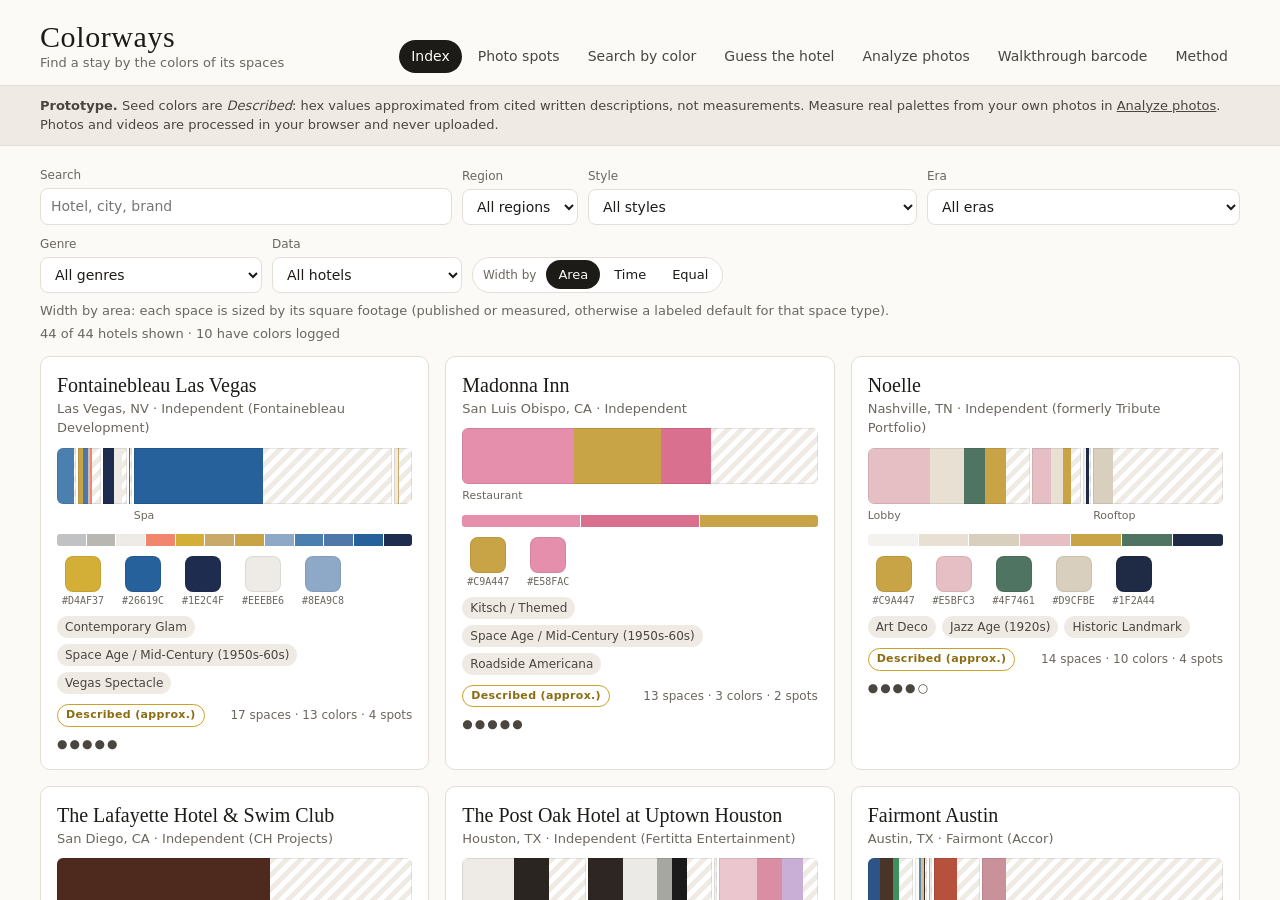
<file: index.html>
<!doctype html>
<html lang="en">
<head>
  <meta charset="utf-8">
  <title>Colorways</title>
  <meta http-equiv="refresh" content="0; url=app/">
</head>
<body>
  <p><a href="app/">Open the Colorways prototype</a></p>
</body>
</html>
</file>
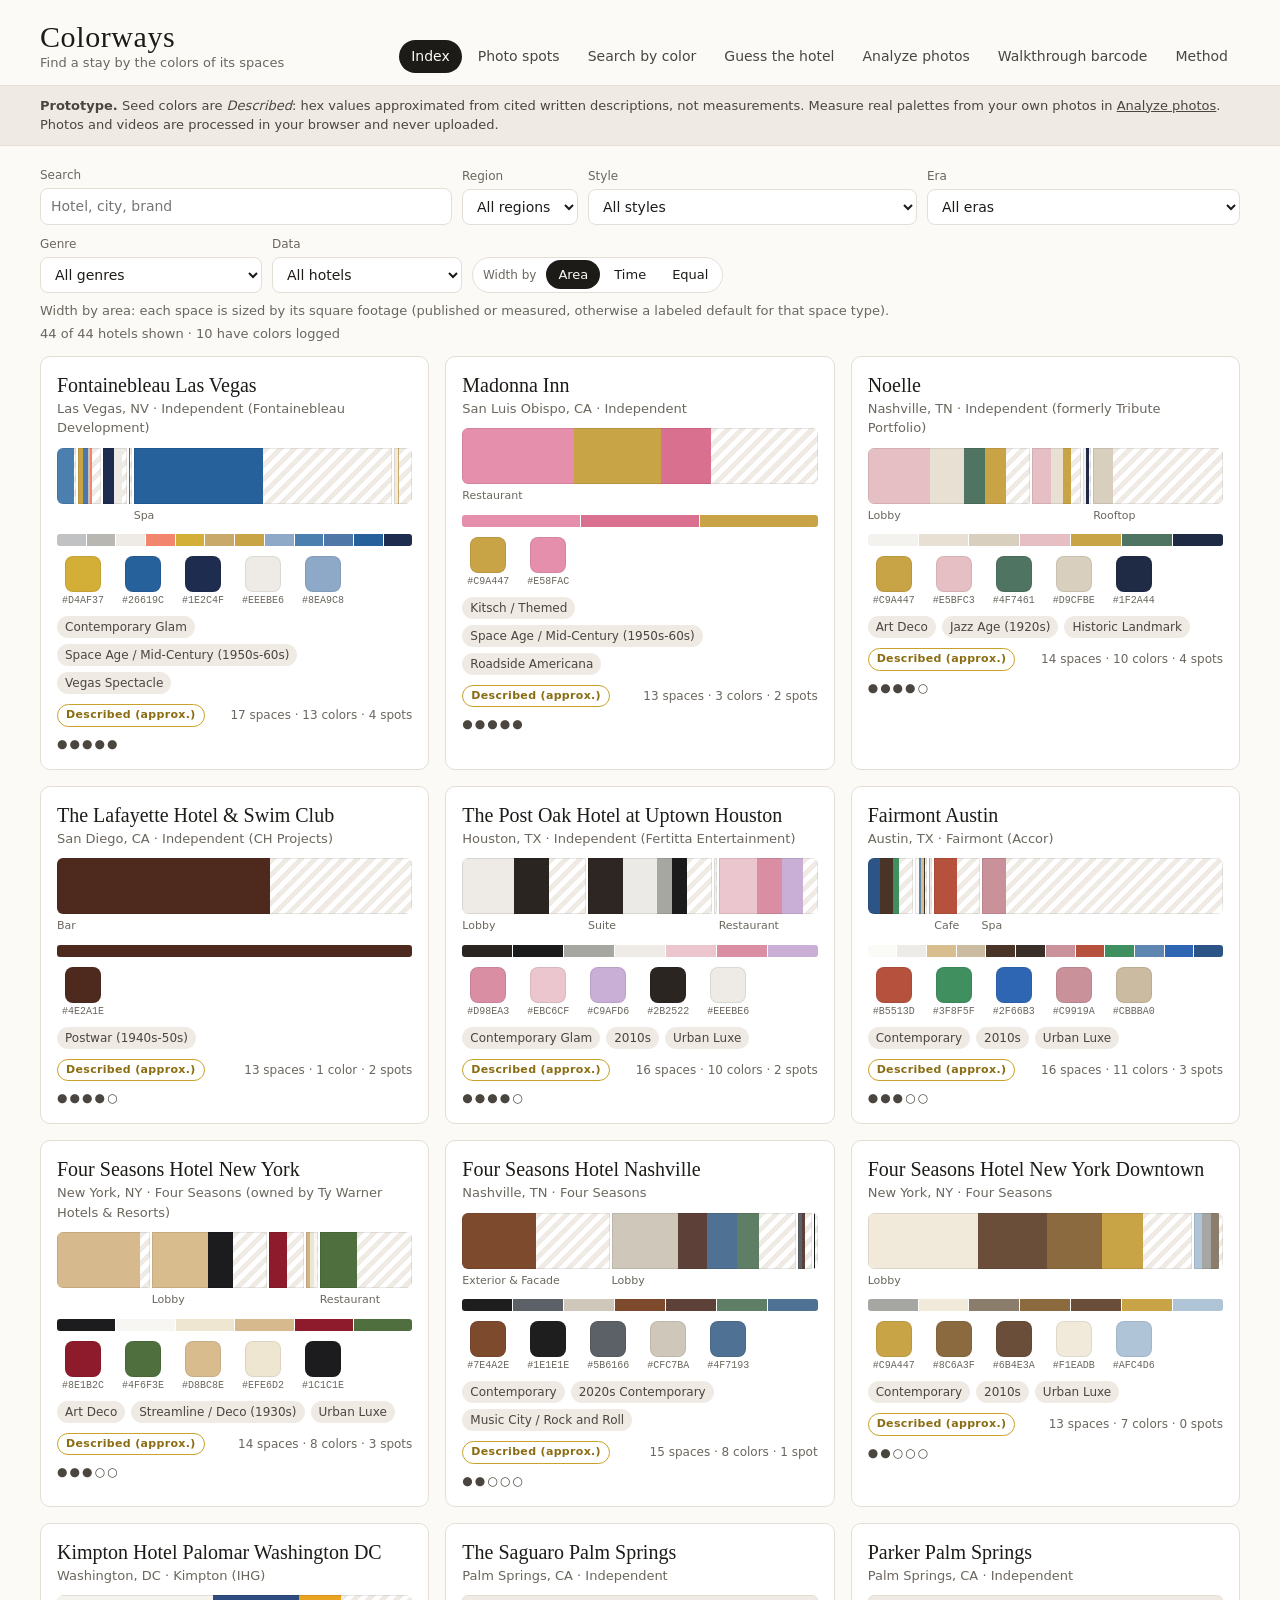
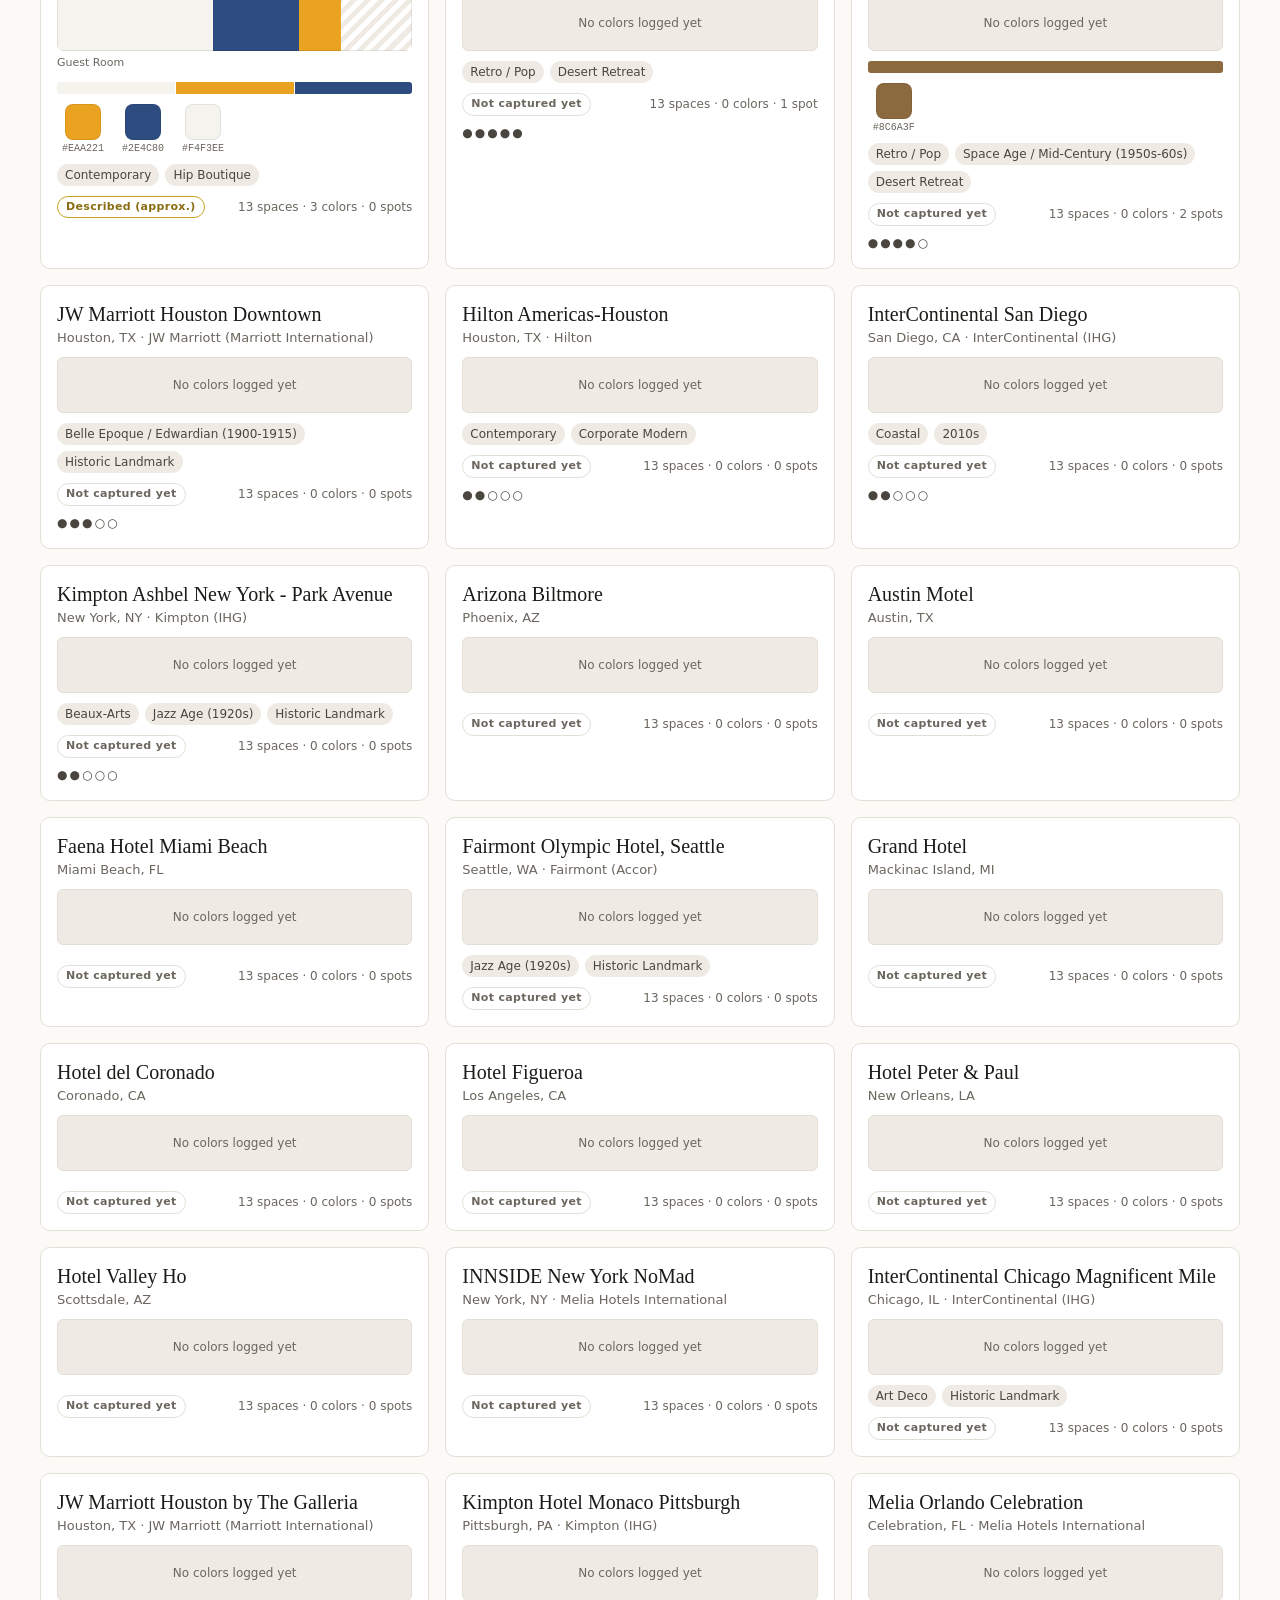
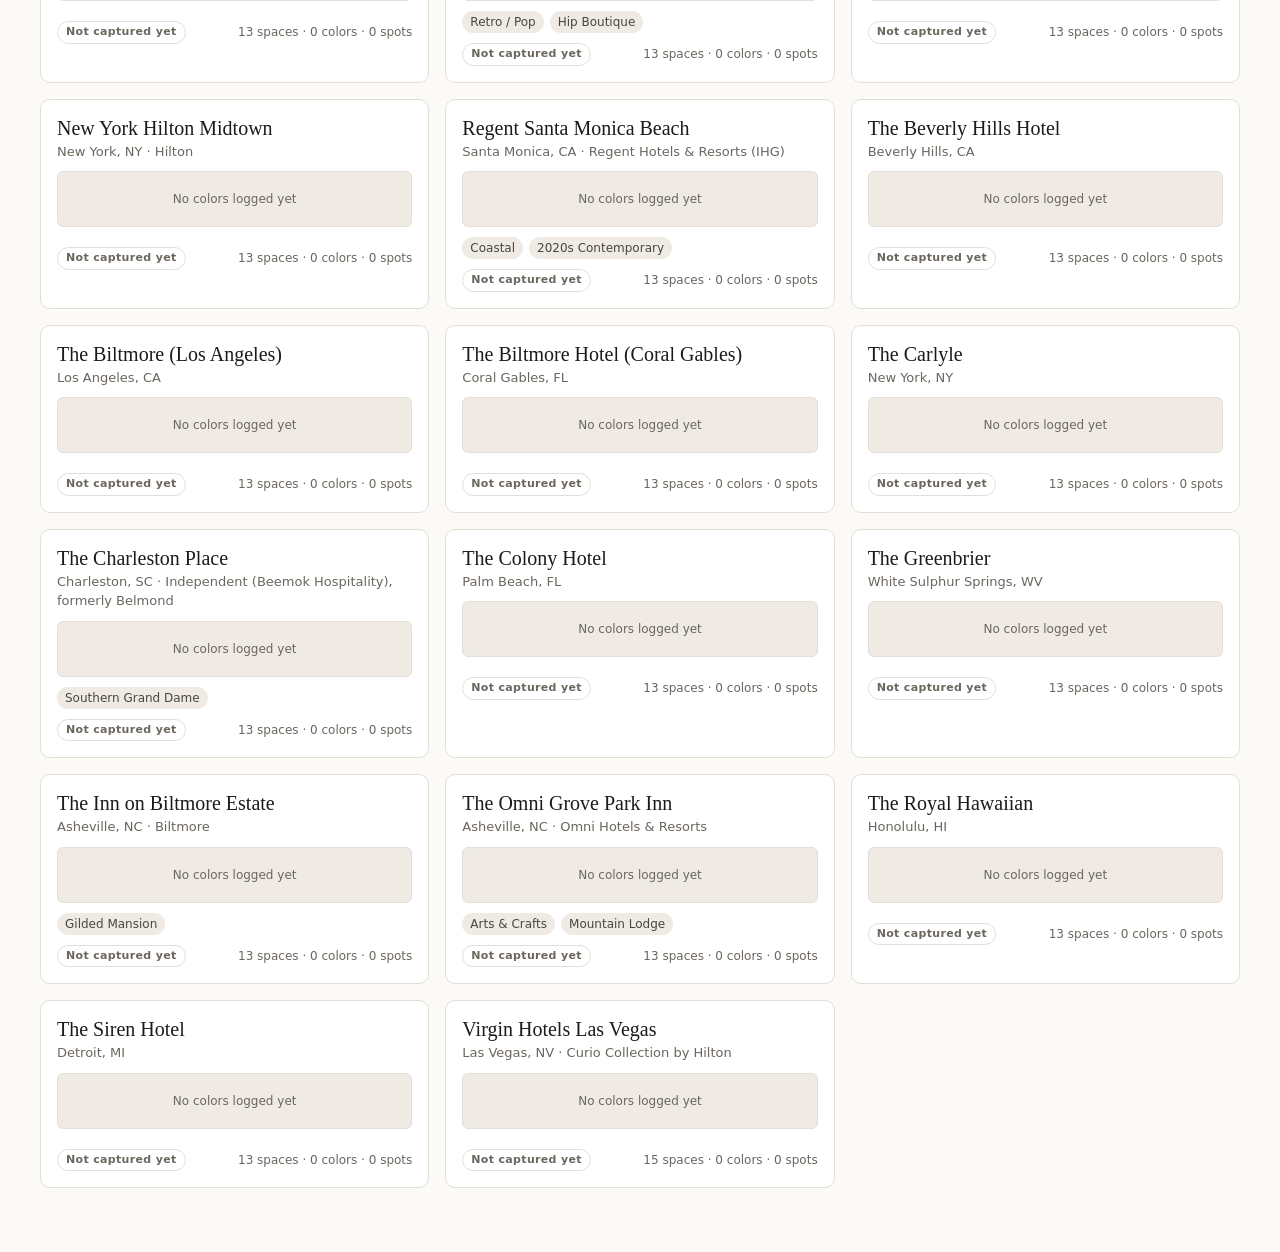
<file: app/index.html>
<!doctype html>
<html lang="en">
<head>
  <meta charset="utf-8">
  <meta name="viewport" content="width=device-width, initial-scale=1">
  <title>Colorways: hotel color index (prototype)</title>
  <link rel="stylesheet" href="css/app.css">
</head>
<body>
  <header class="masthead">
    <div class="brand">
      <a class="wordmark" href="#index">Colorways</a>
      <span class="tagline">Find a stay by the colors of its spaces</span>
    </div>
    <nav class="tabs" aria-label="Sections">
      <a href="#index" data-view="index">Index</a>
      <a href="#spots" data-view="spots">Photo spots</a>
      <a href="#search" data-view="search">Search by color</a>
      <a href="#game" data-view="game">Guess the hotel</a>
      <a href="#analyze" data-view="analyze">Analyze photos</a>
      <a href="#barcode" data-view="barcode">Walkthrough barcode</a>
      <a href="#method" data-view="method">Method</a>
    </nav>
  </header>

  <p class="notice" id="notice">
    <strong>Prototype.</strong> Seed colors are <em>Described</em>: hex values approximated from cited
    written descriptions, not measurements. Measure real palettes from your own photos in
    <a href="#analyze">Analyze photos</a>. Photos and videos are processed in your browser and never uploaded.
  </p>

  <main>
    <!-- INDEX -->
    <section id="view-index" class="view" aria-labelledby="h-index">
      <h1 id="h-index" class="sr-only">Hotel color index</h1>
      <div class="filters" id="index-filters">
        <label class="grow">Search <input type="search" id="f-q" placeholder="Hotel, city, brand"></label>
        <label>Region <select id="f-region"></select></label>
        <label>Style <select id="f-style"></select></label>
        <label>Era <select id="f-era"></select></label>
        <label>Genre <select id="f-genre"></select></label>
        <label>Data <select id="f-data">
          <option value="">All hotels</option>
          <option value="colors">Has colors</option>
          <option value="measured">Has measured colors</option>
        </select></label>
        <div class="seg" role="radiogroup" aria-label="Stripe width by">
          <span class="seg-label">Width by</span>
          <button type="button" role="radio" data-mode="area" aria-checked="true">Area</button>
          <button type="button" role="radio" data-mode="time" aria-checked="false">Time</button>
          <button type="button" role="radio" data-mode="equal" aria-checked="false">Equal</button>
        </div>
      </div>
      <p class="mode-help" id="mode-help"></p>
      <p class="count" id="index-count" aria-live="polite"></p>
      <div class="grid" id="hotel-grid"></div>
    </section>

    <!-- SPOTS -->
    <section id="view-spots" class="view" hidden aria-labelledby="h-spots">
      <h1 id="h-spots">Photo spots worth shooting</h1>
      <p class="lede">The murals, staircases, carpets, banquettes, chandeliers and liminal corners that make a hotel recognizable,
        mostly in public spaces anyone can walk into. Each spot's palette is classified as monochromatic, two-tone,
        rich multicolor, dominant, balanced or tonal.</p>
      <div class="filters">
        <label class="grow">Search <input type="search" id="s-q" placeholder="Hotel, city, spot"></label>
        <label>Character <select id="s-char"></select></label>
        <label>Type <select id="s-type"></select></label>
        <label>Access <select id="s-access"></select></label>
        <label>Color family <select id="s-fam"></select></label>
      </div>
      <p class="count" id="spots-count" aria-live="polite"></p>
      <div class="grid spots-grid" id="spots-grid"></div>
    </section>

    <!-- SEARCH -->
    <section id="view-search" class="view" hidden aria-labelledby="h-search">
      <h1 id="h-search">Search by color</h1>
      <p class="lede">Pick up to five colors, or a whole color family, and choose which spaces should match.
        Results rank hotels by how closely and how prominently those colors appear (CIEDE2000 distance).</p>
      <div class="panel">
        <div class="targets" id="targets"></div>
        <div class="row">
          <button type="button" id="add-target" class="btn">Add a color</button>
          <label class="btn file">Match an inspiration image
            <input type="file" id="inspo" accept="image/*"></label>
          <button type="button" id="clear-targets" class="btn ghost">Clear</button>
        </div>
        <h2 class="small">Or tap a family</h2>
        <div class="family-chips" id="family-chips"></div>
        <div class="shade-chips" id="shade-chips" hidden></div>
        <h2 class="small">Or start from a palette</h2>
        <div class="family-chips" id="preset-chips"></div>
        <h2 class="small">In these spaces</h2>
        <div class="space-filter" id="space-filter"></div>
      </div>
      <ol class="results" id="results" aria-live="polite"></ol>
    </section>

    <!-- GAME -->
    <section id="view-game" class="view" hidden aria-labelledby="h-game">
      <h1 id="h-game">Guess the hotel</h1>
      <p class="lede">Like guessing a film from its color palette: here is a hotel's full spectrum, or one photo spot's palette.
        Which hotel is it?</p>
      <div class="panel game" id="game">
        <div class="game-top">
          <span id="g-kind" class="badge"></span>
          <span id="g-score" class="muted"></span>
        </div>
        <div id="g-palette" class="g-palette" role="img" aria-label="Palette to identify"></div>
        <p id="g-hint" class="muted"></p>
        <div id="g-options" class="g-options"></div>
        <div id="g-result" class="g-result" aria-live="polite"></div>
        <div class="row">
          <button type="button" class="btn primary" id="g-next">Next palette</button>
          <button type="button" class="btn ghost" id="g-new">New game</button>
        </div>
      </div>
    </section>

    <!-- ANALYZE -->
    <section id="view-analyze" class="view" hidden aria-labelledby="h-analyze">
      <h1 id="h-analyze">Analyze photos</h1>
      <p class="lede">Measure a space from your own photos. Colorways clusters every pixel in CIELAB color space
        into a palette with shares, then you mark the photo-op regions by dragging on a photo. Saved spaces
        appear in the Index as <em>Measured</em>. For accurate color, shoot with a gray card (see the capture protocol).</p>
      <div class="panel form-grid" id="an-form">
        <label>Hotel <select id="an-hotel"></select></label>
        <label class="newhotel" hidden>New hotel name <input id="an-new-name" placeholder="e.g. The Example Hotel"></label>
        <label class="newhotel" hidden>City <input id="an-new-city"></label>
        <label class="newhotel" hidden>State <input id="an-new-state" maxlength="2" placeholder="TX"></label>
        <label>Space <select id="an-type"></select></label>
        <label>Venue name <input id="an-venue" placeholder="e.g. Lobby Bar name"></label>
        <label>Area (sq ft) <input id="an-sqft" type="number" min="0" step="10" placeholder="blank = type default"></label>
        <label>Area source <select id="an-sqft-src"></select></label>
        <label>Photo-op score <select id="an-photo"><option>1</option><option>2</option><option selected>3</option><option>4</option><option>5</option></select></label>
        <label>Lighting <select id="an-light"></select></label>
        <label>Detail <input id="an-k" type="range" min="4" max="16" value="10"> <output id="an-k-out">10 colors</output></label>
        <label class="check"><input type="checkbox" id="an-extremes" checked> Ignore blown highlights and deep shadows</label>
      </div>
      <div class="dropzone" id="an-drop">
        <p>Drop photos of one space here, or</p>
        <label class="btn file">Choose photos <input type="file" id="an-files" accept="image/*" multiple></label>
      </div>
      <p class="hint">Drag across a photo to mark a photo spot (a mural, staircase, carpet, banquette...). Each marked region becomes a spot with its own palette.</p>
      <div class="an-images" id="an-images"></div>
      <div class="row">
        <button type="button" class="btn primary" id="an-run" disabled>Extract palette</button>
      </div>
      <div id="an-result"></div>

      <div class="panel data-tools">
        <h2 class="small">Your measured data</h2>
        <p id="user-summary" class="muted"></p>
        <div class="row">
          <button type="button" class="btn" id="exp-hotels">Hotels CSV</button>
          <button type="button" class="btn" id="exp-spaces">Spaces CSV</button>
          <button type="button" class="btn" id="exp-swatches">Swatches CSV</button>
          <button type="button" class="btn" id="exp-spots">Spots CSV</button>
          <button type="button" class="btn" id="exp-json">JSON backup</button>
          <label class="btn file">Import JSON <input type="file" id="imp-json" accept="application/json,.json"></label>
          <button type="button" class="btn ghost danger" id="clear-user">Clear my data</button>
        </div>
        <p class="muted small-print">CSV columns match the input columns of the Colorways workbook (Hotels, Spaces, Swatches tabs), so you can paste them in.</p>
      </div>
    </section>

    <!-- BARCODE -->
    <section id="view-barcode" class="view" hidden aria-labelledby="h-barcode">
      <h1 id="h-barcode">Walkthrough barcode</h1>
      <p class="lede">Film one continuous walk from the curb to your room (and on to the pool or bar). Colorways
        samples frames across the video and lays their colors side by side, the way film color barcodes
        compress a whole movie into one strip. Time runs left to right.</p>
      <div class="panel form-grid">
        <div class="row tight"><label class="btn file">Choose video <input type="file" id="bc-file" accept="video/*"></label>
          <span id="bc-name" class="muted">MP4 (H.264) or WebM</span></div>
        <label>Bars <select id="bc-bars"><option>120</option><option selected>240</option><option>480</option></select></label>
        <label>Color per frame <select id="bc-mode">
          <option value="average">Average light (smooth, classic)</option>
          <option value="dominant">Dominant color (punchier)</option>
        </select></label>
        <button type="button" class="btn primary" id="bc-run" disabled>Generate barcode</button>
      </div>
      <progress id="bc-progress" max="1" value="0" hidden></progress>
      <div class="bc-out" id="bc-out" hidden>
        <canvas id="bc-canvas" width="1200" height="200" aria-label="Walkthrough color barcode"></canvas>
        <h2 class="small">Key swatch from the walkthrough</h2>
        <div class="keyrow large" id="bc-keys"></div>
        <div class="row">
          <button type="button" class="btn" id="bc-download">Download PNG</button>
          <label>Attach to hotel <select id="bc-hotel"></select></label>
          <button type="button" class="btn" id="bc-save">Save to hotel</button>
        </div>
      </div>
    </section>

    <!-- METHOD -->
    <section id="view-method" class="view" hidden aria-labelledby="h-method">
      <h1 id="h-method">Method</h1>
      <div class="prose">
        <h2>Reading a hotel stripe</h2>
        <p>Like climate warming stripes (one stripe per year) or a film color barcode (one sliver per frame),
          a Colorways stripe compresses a whole stay into one band. It reads left to right as a stay:
          arrival, lobby, room, bath, morning, pool, spa, dinner, drinks, night out.</p>
        <ul>
          <li><strong>Each block is a key space.</strong> Blocks are separated by a thin gap.</li>
          <li><strong>Block width</strong> follows the weighting you choose. <em>Area</em> uses square feet
            (published, measured, or a labeled default for that space type). <em>Time</em> uses typical hours a
            guest spends there. <em>Equal</em> gives every space the same width.</li>
          <li><strong>Inside a block,</strong> each color gets width in proportion to its share of that space.</li>
          <li><strong>The key swatch</strong> (five chips) is the simplified read: the most striking colors,
            weighted toward photo-op regions, vivid colors, and spaces with high photo-op scores.</li>
        </ul>
        <h2>Why three weightings</h2>
        <p>Square footage measures the building, not the experience. A 60,000 sq ft casino would drown a
          450 sq ft guest room, even though guests spend most of their stay in the room. Time weighting
          corrects for that; equal weighting is the cleanest comparison between hotels.</p>
        <h2>Where colors come from</h2>
        <div id="m-sources"></div>
        <h2>Color families</h2>
        <p>Every hex is converted to CIELAB (a perceptual color space) and sorted into one of 15 families
          by lightness (L*), chroma (C*, how colorful) and hue angle (h). The same rules run in this app and
          in the Excel workbook.</p>
        <div class="table-wrap"><table class="data" id="m-families"></table></div>
        <h2>Shades: many greens, many whites</h2>
        <p>Families keep search simple; shades keep it honest. Every color also gets the nearest of the named shades in its
          family (CIEDE2000), so a lobby can show sage, emerald and forest instead of just "green". Shade names are Colorways
          reference colors, not Pantone.</p>
        <div id="m-shades" class="m-shades"></div>
        <h2>Photo spots and color character</h2>
        <p>A photo spot is a feature worth shooting: a mural, a staircase, a carpet, a bar counter, a chandelier, elevator doors,
          a restroom. Its palette is classified from its color-family shares and average chroma (how colorful):</p>
        <div class="table-wrap"><table class="data" id="m-chars"></table></div>
        <h2>Motifs and palette archetypes</h2>
        <p>Motifs are the recurring pairings that define a hotel (brass and off-white, pink and green marble). Each is compared
          with these archetypes; 65% or more counts as a match.</p>
        <div class="table-wrap"><table class="data" id="m-arch"></table></div>
        <h2>Space types and default assumptions</h2>
        <p>Defaults are planning assumptions used only when a space has no published or measured area or
          dwell time. They are labeled "Type default" everywhere.</p>
        <div class="table-wrap"><table class="data" id="m-spaces"></table></div>
        <h2>Limits</h2>
        <ul>
          <li>Photos measure what the camera saw: framing, white balance, and time of day all shift color.
            Pixel share is visual share as photographed, not literal surface area.</li>
          <li>Described colors are estimates of real, sourced colors. They are placeholders until measured.</li>
          <li>Search uses CIEDE2000, the current standard for perceived color difference; under about 2 most
            people see no difference, above about 10 colors read as different.</li>
        </ul>
      </div>
    </section>
  </main>

  <dialog id="detail" aria-labelledby="d-title"></dialog>
  <dialog id="export" aria-labelledby="x-title">
    <div class="d-head">
      <h2 id="x-title">Export</h2>
      <p class="muted small-print" id="x-hint">Download the file, or copy the text and paste it into the workbook.</p>
      <button type="button" class="btn ghost d-close" id="x-close">Close</button>
    </div>
    <div class="d-body">
      <textarea id="x-text" readonly rows="12" spellcheck="false"></textarea>
      <img id="x-img" alt="" hidden>
      <div class="row">
        <button type="button" class="btn primary" id="x-download">Download</button>
        <button type="button" class="btn" id="x-copy">Copy to clipboard</button>
      </div>
    </div>
  </dialog>
  <div id="tooltip" class="tooltip" role="tooltip" hidden></div>
  <div id="toast" class="toast" role="status" aria-live="polite" hidden></div>

  <script src="data/seed.js"></script>
  <script src="js/color.js"></script>
  <script src="js/kmeans.js"></script>
  <script src="js/model.js"></script>
  <script src="js/app.js"></script>
</body>
</html>
</file>
<file: app/css/app.css>
:root {
  --paper: #FBFAF7;
  --card: #FFFFFF;
  --ink: #1D1B18;
  --ink-2: #4A463F;
  --muted: #6B665E;
  --hair: #E4DFD6;
  --hair-2: #EFEBE4;
  --accent: #1F2A4A;
  --accent-ink: #FFFFFF;
  --danger: #9E1B32;
  --focus: #2A6FDB;
  --seg-edge: rgba(0, 0, 0, 0.09);
  --sans: system-ui, -apple-system, "Segoe UI", Roboto, "Helvetica Neue", Arial, sans-serif;
  --serif: "Iowan Old Style", "Palatino Linotype", Palatino, Georgia, serif;
  --mono: ui-monospace, SFMono-Regular, Menlo, Consolas, monospace;
  --radius: 10px;
  color-scheme: light;
}

@media (prefers-color-scheme: dark) {
  :root {
    --paper: #141311;
    --card: #1C1B18;
    --ink: #EDE9E3;
    --ink-2: #CFC9BF;
    --muted: #A39D93;
    --hair: #2F2C27;
    --hair-2: #262420;
    --accent: #C9D3EE;
    --accent-ink: #141311;
    --danger: #F08A9B;
    --seg-edge: rgba(255, 255, 255, 0.08);
    color-scheme: dark;
  }
}

* { box-sizing: border-box; }
html { -webkit-text-size-adjust: 100%; }
body {
  margin: 0;
  background: var(--paper);
  color: var(--ink);
  font: 15px/1.5 var(--sans);
}
a { color: inherit; }
:focus-visible { outline: 2px solid var(--focus); outline-offset: 2px; }
.sr-only { position: absolute; width: 1px; height: 1px; overflow: hidden; clip: rect(0 0 0 0); white-space: nowrap; }
[hidden] { display: none !important; }

/* Masthead */
.masthead {
  display: flex; flex-wrap: wrap; align-items: flex-end; justify-content: space-between; gap: 12px 24px;
  padding: 20px clamp(16px, 4vw, 40px) 12px;
  border-bottom: 1px solid var(--hair);
}
.brand { display: flex; flex-direction: column; }
.wordmark { font-family: var(--serif); font-size: 30px; letter-spacing: 0.02em; text-decoration: none; line-height: 1.1; }
.tagline { color: var(--muted); font-size: 13px; }
.tabs { display: flex; flex-wrap: wrap; gap: 4px; }
.tabs a {
  text-decoration: none; padding: 6px 12px; border-radius: 999px; color: var(--ink-2); font-size: 14px;
}
.tabs a:hover { background: var(--hair-2); }
.tabs a[aria-current="page"] { background: var(--ink); color: var(--paper); }

.notice {
  margin: 0; padding: 10px clamp(16px, 4vw, 40px);
  background: var(--hair-2); color: var(--ink-2); font-size: 13px; border-bottom: 1px solid var(--hair);
}

main { padding: 20px clamp(16px, 4vw, 40px) 64px; max-width: 1400px; margin: 0 auto; }
h1 { font-family: var(--serif); font-weight: 400; font-size: 28px; margin: 4px 0 8px; }
h2 { font-family: var(--serif); font-weight: 400; font-size: 21px; margin: 24px 0 8px; }
h2.small { font-family: var(--sans); font-size: 12px; font-weight: 600; letter-spacing: 0.06em; text-transform: uppercase; color: var(--muted); margin: 16px 0 8px; }
.lede { color: var(--ink-2); max-width: 72ch; margin-top: 0; }
.muted { color: var(--muted); }
.small-print { font-size: 12px; }
.prose { max-width: 78ch; }
.prose li { margin: 4px 0; }

/* Controls */
label { display: flex; flex-direction: column; gap: 4px; font-size: 12px; color: var(--muted); }
label.check { flex-direction: row; align-items: center; gap: 8px; color: var(--ink-2); font-size: 13px; }
input, select, button { font: inherit; color: var(--ink); }
input[type="search"], input[type="text"], input[type="number"], input:not([type]), select {
  background: var(--card); border: 1px solid var(--hair); border-radius: 8px; padding: 7px 10px; min-height: 36px; font-size: 14px;
}
input[type="file"] { font-size: 13px; color: var(--ink-2); }
.btn {
  display: inline-flex; flex-direction: row; align-items: center; gap: 6px; cursor: pointer;
  background: var(--card); color: var(--ink); border: 1px solid var(--hair); border-radius: 999px;
  padding: 7px 14px; font-size: 14px; min-height: 36px;
}
.btn:hover { border-color: var(--muted); }
.btn.primary { background: var(--accent); color: var(--accent-ink); border-color: var(--accent); }
.btn.ghost { background: transparent; }
.btn.danger { color: var(--danger); }
.btn[disabled] { opacity: 0.45; cursor: not-allowed; }
.btn.file { position: relative; overflow: hidden; }
.btn.file input { position: absolute; inset: 0; opacity: 0; cursor: pointer; }
.row { display: flex; flex-wrap: wrap; gap: 8px; align-items: flex-end; margin: 12px 0; }
.panel { background: var(--card); border: 1px solid var(--hair); border-radius: var(--radius); padding: 16px; margin: 12px 0; }
.form-grid { display: grid; grid-template-columns: repeat(auto-fill, minmax(190px, 1fr)); gap: 12px; align-items: end; }

.filters { display: flex; flex-wrap: wrap; gap: 10px; align-items: flex-end; }
.filters .grow { flex: 1 1 220px; }
.seg { display: inline-flex; align-items: center; gap: 2px; border: 1px solid var(--hair); border-radius: 999px; padding: 2px; background: var(--card); min-height: 36px; }
.seg-label { font-size: 12px; color: var(--muted); padding: 0 8px; }
.seg button { border: 0; background: transparent; border-radius: 999px; padding: 5px 12px; cursor: pointer; font-size: 13px; }
.seg button[aria-checked="true"] { background: var(--ink); color: var(--paper); }
.mode-help { color: var(--muted); font-size: 13px; margin: 8px 0 0; }
.count { color: var(--muted); font-size: 13px; margin: 4px 0 12px; }

/* Cards */
.grid { display: grid; grid-template-columns: repeat(auto-fill, minmax(330px, 1fr)); gap: 16px; }
.card {
  background: var(--card); border: 1px solid var(--hair); border-radius: var(--radius); padding: 16px;
  display: flex; flex-direction: column; gap: 10px; cursor: pointer; transition: border-color 120ms ease;
}
.card:hover { border-color: var(--muted); }
.card h3 { margin: 0; font-family: var(--serif); font-weight: 400; font-size: 20px; line-height: 1.2; }
.card .meta { margin: 2px 0 0; color: var(--muted); font-size: 13px; }
.tags { display: flex; flex-wrap: wrap; gap: 6px; }
.tag { font-size: 12px; color: var(--ink-2); background: var(--hair-2); border-radius: 999px; padding: 2px 8px; }
.badge { font-size: 11px; font-weight: 600; letter-spacing: 0.03em; border-radius: 999px; padding: 2px 8px; border: 1px solid var(--hair); color: var(--ink-2); }
.badge.measured { border-color: #2A9D9A; color: #1F7A78; }
.badge.described { border-color: #C9A227; color: #8A6D12; }
.badge.none { color: var(--muted); }
@media (prefers-color-scheme: dark) {
  .badge.measured { color: #6FD3CF; }
  .badge.described { color: #E8C766; }
}
.card-foot { display: flex; flex-wrap: wrap; gap: 8px; align-items: center; justify-content: space-between; font-size: 12px; color: var(--muted); }

/* Stripe */
.stripe { display: flex; gap: 2px; height: 56px; width: 100%; background: var(--card); border-radius: 6px; overflow: hidden; }
.stripe.tall { height: 96px; }
.stripe.thin { height: 28px; }
.seg-block { display: flex; height: 100%; min-width: 3px; outline: 1px solid var(--seg-edge); outline-offset: -1px; }
.seg-block:focus-visible { outline: 2px solid var(--focus); outline-offset: -2px; }
.chip-stripe { height: 100%; }
.chip-unknown, .famsbar > .unknown, .legend i.unknown {
  background: repeating-linear-gradient(135deg, var(--hair-2) 0 5px, var(--card) 5px 10px);
  color: var(--muted);
}
.stripe-empty {
  height: 56px; border: 1px solid var(--hair); border-radius: 6px; display: flex; align-items: center; justify-content: center;
  color: var(--muted); font-size: 12px; background: var(--hair-2);
}
.seg-labels { display: flex; gap: 2px; width: 100%; margin-top: 4px; }
.seg-labels span { min-width: 3px; font-size: 11px; color: var(--muted); white-space: nowrap; overflow: visible; }
.barcode-mini { display: flex; height: 10px; border-radius: 3px; overflow: hidden; }
.barcode-mini span { flex: 1 1 0; }

/* Key swatch chips */
.keyrow { display: flex; gap: 8px; flex-wrap: wrap; }
.key { display: flex; flex-direction: column; align-items: center; gap: 3px; width: 52px; }
.key .sw { width: 36px; height: 36px; border-radius: 8px; box-shadow: inset 0 0 0 1px rgba(0,0,0,0.08); }
.key .hx { font: 10px var(--mono); color: var(--muted); }
.keyrow.large .key { width: 72px; }
.keyrow.large .key .sw { width: 56px; height: 56px; }
.dots { letter-spacing: 2px; color: var(--ink-2); }

/* Detail dialog */
dialog {
  width: min(1100px, 96vw); max-height: 92vh; border: 1px solid var(--hair); border-radius: 14px; padding: 0;
  background: var(--card); color: var(--ink);
}
dialog::backdrop { background: rgba(20, 19, 17, 0.45); }
.d-head { position: sticky; top: 0; background: var(--card); padding: 18px 20px 12px; border-bottom: 1px solid var(--hair); z-index: 1; }
.d-head #d-title { margin: 0; font-size: 26px; }
.d-close { position: absolute; top: 14px; right: 14px; }
.d-body { padding: 16px 20px 24px; display: grid; gap: 18px; }
.facts { display: grid; grid-template-columns: repeat(auto-fill, minmax(240px, 1fr)); gap: 8px 20px; margin: 0; }
.facts div { border-top: 1px solid var(--hair-2); padding-top: 6px; }
.facts dt { font-size: 11px; text-transform: uppercase; letter-spacing: 0.06em; color: var(--muted); }
.facts dd { margin: 2px 0 0; font-size: 14px; }
.famsbar { display: flex; gap: 2px; height: 28px; border-radius: 4px; overflow: hidden; }
.famsbar > div { height: 100%; display: flex; align-items: center; padding-left: 6px; font-size: 12px; font-weight: 600; min-width: 2px; }
.legend { display: flex; flex-wrap: wrap; gap: 6px 14px; margin-top: 6px; font-size: 12px; color: var(--ink-2); }
.legend i { display: inline-block; width: 10px; height: 10px; border-radius: 2px; margin-right: 5px; vertical-align: -1px; }
.table-wrap { overflow-x: auto; }
table.data { border-collapse: collapse; width: 100%; font-size: 13px; }
table.data th { text-align: left; font-weight: 600; color: var(--muted); font-size: 11px; text-transform: uppercase; letter-spacing: 0.05em; border-bottom: 1px solid var(--hair); padding: 6px 8px; }
table.data td { border-bottom: 1px solid var(--hair-2); padding: 8px; vertical-align: top; }
td.num, th.num { text-align: right; font-variant-numeric: tabular-nums; }
.cchips { display: flex; flex-direction: column; gap: 4px; }
.cchip { display: grid; grid-template-columns: 18px 70px 1fr auto; gap: 6px; align-items: center; font-size: 12px; }
.cchip i { width: 18px; height: 18px; border-radius: 4px; box-shadow: inset 0 0 0 1px rgba(0,0,0,0.08); }
.cchip code { font: 11px var(--mono); }
.evidence { font-size: 12px; color: var(--ink-2); max-width: 46ch; }
.sources { font-size: 12px; columns: 2 320px; padding-left: 18px; }
.sources li { break-inside: avoid; margin-bottom: 4px; overflow-wrap: anywhere; }

/* Search */
.targets { display: flex; flex-wrap: wrap; gap: 8px; }
.target { display: flex; align-items: center; gap: 8px; border: 1px solid var(--hair); border-radius: 999px; padding: 4px 6px 4px 4px; background: var(--card); }
.target input[type="color"] { width: 32px; height: 32px; border: 0; padding: 0; background: none; border-radius: 50%; cursor: pointer; }
.target code { font: 12px var(--mono); }
.target .fam { font-size: 12px; color: var(--muted); }
.target button { border: 0; background: transparent; cursor: pointer; color: var(--muted); font-size: 16px; padding: 0 6px; }
.family-chips, .space-filter { display: flex; flex-wrap: wrap; gap: 6px; }
.fchip { display: inline-flex; align-items: center; gap: 6px; border: 1px solid var(--hair); background: var(--card); border-radius: 999px; padding: 4px 10px 4px 4px; cursor: pointer; font-size: 13px; }
.fchip i { width: 20px; height: 20px; border-radius: 50%; box-shadow: inset 0 0 0 1px rgba(0,0,0,0.08); }
.space-filter label { flex-direction: row; align-items: center; gap: 6px; border: 1px solid var(--hair); border-radius: 999px; padding: 4px 10px; background: var(--card); color: var(--ink-2); font-size: 13px; cursor: pointer; }
.results { list-style: none; padding: 0; display: grid; gap: 12px; }
.result { display: grid; grid-template-columns: 64px 1fr; gap: 14px; background: var(--card); border: 1px solid var(--hair); border-radius: var(--radius); padding: 14px; cursor: pointer; }
.result:hover { border-color: var(--muted); }
.result h3 { margin: 0; font-family: var(--serif); font-weight: 400; font-size: 20px; line-height: 1.2; }
.result .meta { margin: 2px 0 8px; }
.score { font-size: 28px; font-weight: 600; line-height: 1; }
.score small { display: block; font-size: 11px; font-weight: 400; color: var(--muted); margin-top: 4px; }
.why { display: flex; flex-wrap: wrap; gap: 6px; margin-top: 8px; }
.whychip { display: inline-flex; align-items: center; gap: 4px; font-size: 12px; border: 1px solid var(--hair); border-radius: 999px; padding: 2px 8px 2px 3px; color: var(--ink-2); }
.whychip i { width: 14px; height: 14px; border-radius: 50%; box-shadow: inset 0 0 0 1px rgba(0,0,0,0.1); }
.empty { color: var(--muted); padding: 24px; text-align: center; border: 1px solid var(--hair); border-radius: var(--radius); background: var(--card); }

/* Analyze */
.dropzone { border: 2px solid var(--hair); border-radius: var(--radius); padding: 22px; text-align: center; background: var(--card); }
.dropzone.over { border-color: var(--focus); }
.dropzone p { margin: 0 0 8px; color: var(--ink-2); }
.hint { color: var(--muted); font-size: 13px; }
.an-images { display: grid; grid-template-columns: repeat(auto-fill, minmax(300px, 1fr)); gap: 12px; }
.an-img { background: var(--card); border: 1px solid var(--hair); border-radius: var(--radius); padding: 8px; }
.an-img canvas { width: 100%; height: auto; display: block; border-radius: 6px; cursor: crosshair; touch-action: none; }
.an-img .row { margin: 6px 0 0; justify-content: space-between; font-size: 12px; color: var(--muted); }
.palette { display: grid; gap: 6px; }
.pchip { display: grid; grid-template-columns: 36px 80px 1fr 64px auto auto; gap: 10px; align-items: center; font-size: 13px; }
.pchip i { width: 36px; height: 28px; border-radius: 6px; box-shadow: inset 0 0 0 1px rgba(0,0,0,0.08); }
.pchip code { font: 12px var(--mono); }
.pchip input { min-height: 30px; padding: 4px 8px; }
.star { border: 1px solid var(--hair); background: var(--card); border-radius: 999px; padding: 3px 10px; cursor: pointer; font-size: 12px; }
.star[aria-pressed="true"] { background: var(--ink); color: var(--paper); border-color: var(--ink); }

/* Barcode */
#bc-canvas { width: 100%; height: auto; border-radius: 6px; display: block; background: var(--hair-2); }
progress { width: 100%; height: 8px; margin: 12px 0; }

/* Tooltip, toast */
.tooltip {
  position: fixed; z-index: 1000; pointer-events: none; max-width: 300px;
  background: var(--card); color: var(--ink); border: 1px solid var(--hair); border-radius: 8px;
  padding: 8px 10px; font-size: 12px; box-shadow: 0 6px 24px rgba(0,0,0,0.12);
}
.tooltip .tv { display: flex; align-items: center; gap: 6px; font-weight: 600; font-size: 13px; }
.tooltip .tv i { display: inline-block; width: 14px; height: 3px; border-radius: 2px; }
.tooltip .tl { color: var(--muted); margin-top: 2px; }
.toast {
  position: fixed; left: 50%; bottom: 20px; transform: translateX(-50%); z-index: 1001;
  background: var(--ink); color: var(--paper); padding: 10px 16px; border-radius: 999px; font-size: 14px; max-width: 90vw;
}

@media (max-width: 640px) {
  .filters label { flex: 1 1 calc(50% - 10px); min-width: 0; }
  .filters label select { width: 100%; }
  .filters .grow { flex-basis: 100%; }
  .seg { width: 100%; justify-content: space-between; }
  main { padding-top: 12px; }
  .pchip { grid-template-columns: 30px 72px 1fr auto; }
  .pchip .pname, .pchip .pfam { display: none; }
  .result { grid-template-columns: 52px 1fr; }
}
@media (prefers-reduced-motion: reduce) { * { transition: none !important; } }
.row.tight { margin: 0; align-items: center; }
#export textarea { width: 100%; font: 12px/1.45 var(--mono); background: var(--paper); color: var(--ink); border: 1px solid var(--hair); border-radius: 8px; padding: 10px; }
#export img { width: 100%; height: auto; border-radius: 6px; }

/* Spectrum: every color across the hotel, grouped by family */
.spectrum { display: flex; gap: 1px; height: 12px; border-radius: 3px; overflow: hidden; background: var(--card); }
.spectrum span { flex: 1 1 0; min-width: 2px; }
.spectrum.tall { height: 40px; border-radius: 6px; }
.shade-groups, .m-shades { display: grid; gap: 6px; margin-top: 10px; }
.shade-row { display: grid; grid-template-columns: 170px 1fr; gap: 10px; align-items: start; }
.shade-fam { font-size: 12px; color: var(--muted); padding-top: 3px; }
.shade-row-chips { display: flex; flex-wrap: wrap; gap: 6px; }
.shade-chip { display: inline-flex; align-items: center; gap: 5px; font-size: 12px; color: var(--ink-2); border: 1px solid var(--hair); border-radius: 999px; padding: 2px 8px 2px 3px; background: var(--card); }
.shade-chip i, .dots-row i, .motif-chips i, .badge.char i { display: inline-block; width: 14px; height: 14px; border-radius: 50%; box-shadow: inset 0 0 0 1px rgba(0,0,0,0.1); }
.dots-row { display: inline-flex; gap: 2px; }
.fchip.preset { padding-left: 6px; }
.shade-chips { display: flex; flex-wrap: wrap; gap: 6px; align-items: center; margin-top: 8px; }

/* Photo spots */
.spots-grid { grid-template-columns: repeat(auto-fill, minmax(300px, 1fr)); }
.spot-card { cursor: default; }
.spot-card.flat { border-color: var(--hair-2); }
.spot-card h3 { font-size: 18px; }
.spot-char { display: flex; flex-wrap: wrap; align-items: center; gap: 8px; font-size: 12px; }
.badge.char { display: inline-flex; align-items: center; gap: 5px; border-color: var(--hair); color: var(--ink); }
.tag.public { background: #E3F1EE; color: #1F6B66; }
@media (prefers-color-scheme: dark) { .tag.public { background: #183a37; color: #8fd8d0; } }
.tip { margin: 0; font-size: 13px; color: var(--ink-2); }
.spot-card .evidence { margin: 0; }
.spot-edit { border-top: 1px solid var(--hair-2); padding-top: 12px; margin-top: 12px; display: grid; gap: 8px; }

/* Motifs */
.motifs { display: grid; gap: 10px; }
.motif { display: grid; grid-template-columns: auto 1fr; gap: 12px; align-items: start; }
.motif-chips { display: inline-flex; gap: 3px; padding-top: 3px; min-width: 18px; }
.motif-chips i { width: 22px; height: 22px; border-radius: 6px; }

/* Guess the hotel */
.game { display: grid; gap: 12px; max-width: 760px; }
.game-top { display: flex; justify-content: space-between; align-items: center; }
.g-palette .stripe { height: 120px; }
.g-options { display: flex; flex-wrap: wrap; gap: 8px; }
.g-opt.right { background: #E3F1EE; border-color: #2A9D9A; color: #1F6B66; }
.g-opt.wrong { background: #F8E3E6; border-color: #9E1B32; color: #9E1B32; }
.g-opt[disabled] { cursor: default; opacity: 1; }
.g-result { display: grid; gap: 8px; }
.g-result p { margin: 0; }
.g-result .btn { justify-self: start; }
</file>
